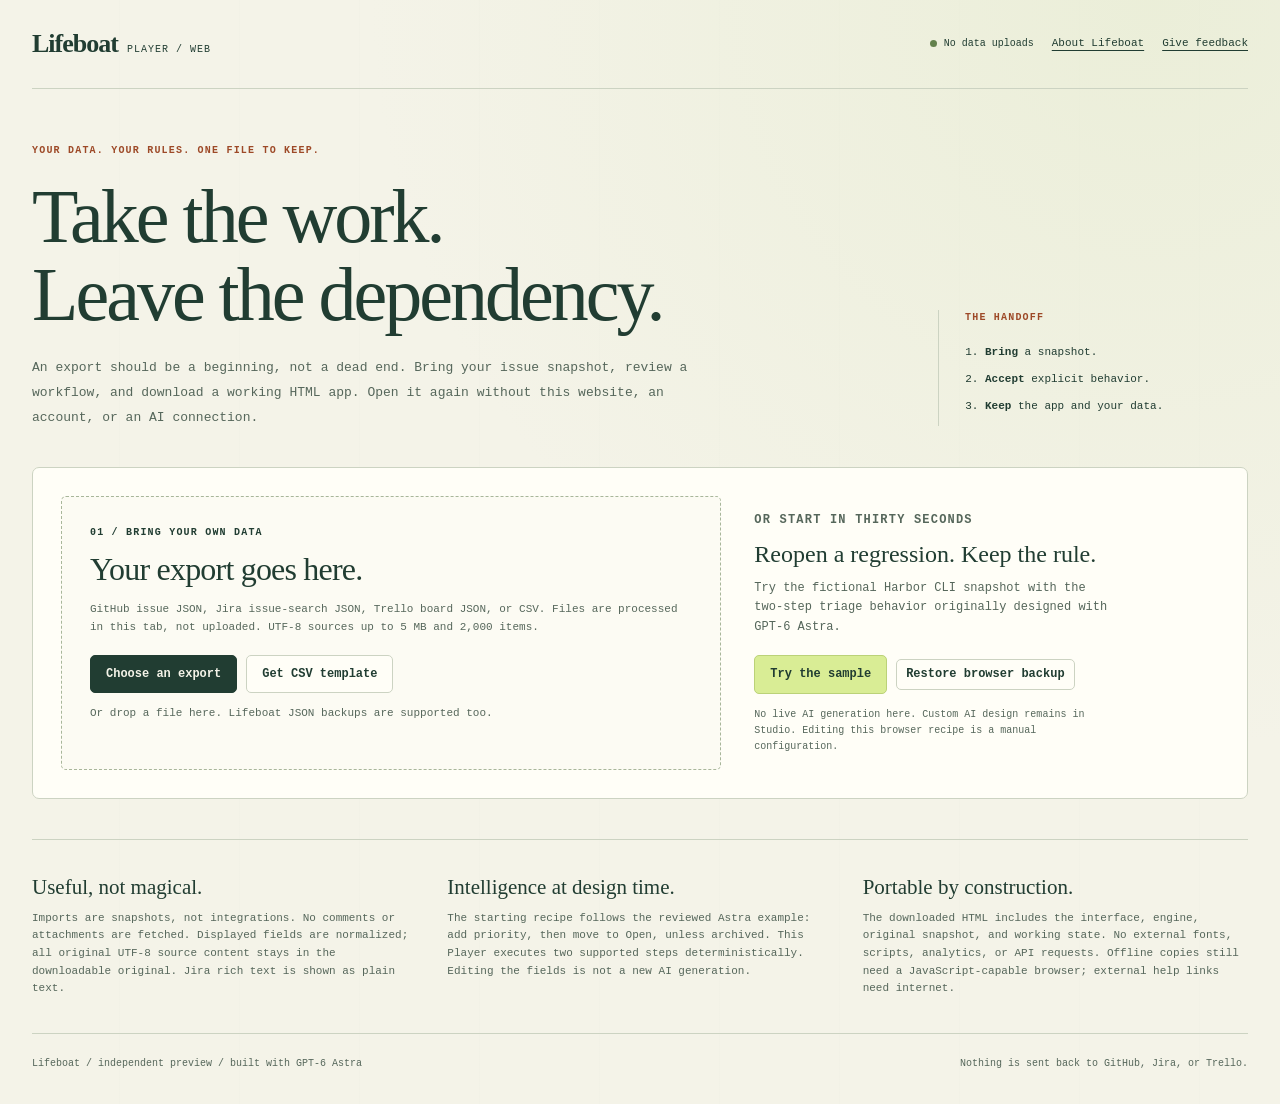
<file: docs/player/index.html>
<!doctype html>
<html lang="en">
<head>
<meta charset="utf-8">
<meta name="viewport" content="width=device-width, initial-scale=1">
<meta http-equiv="Content-Security-Policy" content="default-src 'none'; script-src 'unsafe-inline'; style-src 'unsafe-inline'; img-src data: blob:; connect-src 'none'; object-src 'none'; base-uri 'none'; form-action 'none'">
<meta name="referrer" content="no-referrer">
<meta name="description" content="Turn an issue export into a portable local workspace. Import, review a workflow, and download a self-contained HTML app. No account or API key.">
<title>Lifeboat Player | Take the work with you.</title>
<style>
:root{--paper:#f4f3e8;--surface:#fffef7;--ink:#213d32;--muted:#56675b;--line:#ccd3c2;--lime:#d9ed95;--orange:#9d4927;--danger:#9a342d;--serif:Georgia,'Times New Roman',serif;--mono:'SFMono-Regular',Consolas,'Liberation Mono',monospace}*{box-sizing:border-box}html{color-scheme:light}body{margin:0;color:var(--ink);background:radial-gradient(ellipse at 90% 0,#e3eacb88,transparent 48%),repeating-linear-gradient(90deg,transparent 0,transparent 119px,#213d3205 120px),var(--paper);font:14px/1.6 var(--mono)}button,input,select{font:inherit}button,a,input,select{touch-action:manipulation}button,a{ -webkit-tap-highlight-color:transparent}button{cursor:pointer}button:disabled{cursor:not-allowed;opacity:.5}button,.button{border:1px solid var(--line);border-radius:5px;background:var(--surface);color:var(--ink);padding:10px 15px;line-height:1.4;text-decoration:none;display:inline-flex;align-items:center;justify-content:center;gap:8px;font-size:12px;font-weight:600}button:hover:not(:disabled),.button:hover{border-color:var(--ink)}button.primary,.button.primary{background:var(--ink);color:var(--paper);border-color:var(--ink)}button.lime{background:var(--lime);border-color:#bbd278}button.quiet{background:transparent;padding:6px 9px}a{color:inherit;text-underline-offset:4px}button:focus-visible,a:focus-visible,input:focus-visible,select:focus-visible,summary:focus-visible{outline:3px solid var(--orange);outline-offset:3px}input[type=text],input[type=search],select{width:100%;min-width:0;background:var(--surface);border:1px solid var(--line);border-radius:4px;color:var(--ink);padding:10px;font-size:12px}input[type=checkbox]{width:17px;height:17px;accent-color:var(--ink);flex:none}h1,h2,h3,p{margin:0}h1,h2,h3{font-family:var(--serif);font-weight:400}h1{font-size:clamp(40px,6.3vw,76px);letter-spacing:-3px;line-height:1.03;max-width:830px}h2{font-size:32px;line-height:1.13;letter-spacing:-.8px}h3{font-size:24px;line-height:1.2}.eyebrow{font-size:10px;letter-spacing:1.2px;text-transform:uppercase;font-weight:600}.muted{color:var(--muted)}.small{font-size:11px}.wrap{width:min(1400px,calc(100% - 64px));margin:auto;min-width:0}.topbar{display:flex;justify-content:space-between;align-items:center;gap:20px;padding:23px 0;border-bottom:1px solid var(--line)}.brand{font-family:var(--serif);font-size:26px;font-weight:bold;text-decoration:none;letter-spacing:-1px}.brand span{font-family:var(--mono);font-size:10px;font-weight:400;letter-spacing:1px;margin-left:9px}.topbar nav{display:flex;align-items:center;gap:18px;font-size:11px}.privacy-pill{display:flex;align-items:center;gap:7px;font-size:10px}.dot{width:7px;height:7px;border-radius:50%;background:#63814c}.intro{display:grid;grid-template-columns:1fr 310px;gap:45px;padding:54px 0 37px;animation:arrive .45s both}.intro .eyebrow{color:var(--orange);margin-bottom:18px}.intro .lead{max-width:680px;margin-top:23px;color:var(--muted);font-size:13px;line-height:1.9}.ownership{align-self:end;border-left:1px solid var(--line);padding-left:26px;margin-bottom:4px}.ownership li{margin:9px 0}.ownership ol{padding-left:20px;font-size:11px}.ownership strong{font-weight:600}.entry{display:grid;grid-template-columns:1.4fr 1fr;gap:26px;padding:28px;background:var(--surface);border:1px solid var(--line);border-radius:7px;animation:arrive .5s .08s both}.dropzone{border:1px dashed #a8b69a;border-radius:5px;padding:28px;background:#edf1e333;transition:background .15s}.dropzone.dragging{background:var(--lime)}.dropzone h2{margin:10px 0 14px}.dropzone p{max-width:590px}.buttons{display:flex;flex-wrap:wrap;align-items:center;gap:9px;margin-top:18px}.file-label{cursor:pointer}.visually-hidden{position:absolute;width:1px;height:1px;padding:0;margin:-1px;overflow:hidden;clip:rect(0,0,0,0);white-space:nowrap;border:0}.sample-box{padding:15px 7px;display:flex;flex-direction:column;justify-content:center;align-items:flex-start}.sample-box h3{margin:10px 0}.sample-box p{font-size:12px;color:var(--muted);max-width:360px}.sample-box .small{margin-top:13px;font-size:10px}.message{border:1px solid var(--line);border-left:4px solid #6d8647;border-radius:4px;background:#eaf0dc;padding:12px 16px;font-size:12px;margin:22px 0;overflow-wrap:anywhere}.message.error{background:#fff0e8;border-color:#d9b09b;border-left-color:var(--danger);color:#772d25}.workspace-header{display:flex;justify-content:space-between;align-items:flex-start;gap:25px;margin:35px 0 16px}.workspace-header h2{overflow-wrap:anywhere}.workspace-header .eyebrow{margin-bottom:9px}.workspace-actions{display:flex;flex-wrap:wrap;justify-content:flex-end;gap:8px;max-width:460px}.workspace-note{font-size:10px;color:var(--muted);margin-top:10px}.report{padding:15px 18px;border-block:1px solid var(--line);margin-bottom:20px;background:#e7ecd93d;display:flex;gap:20px;align-items:flex-start;justify-content:space-between}.report p{font-size:11px;max-width:940px;overflow-wrap:anywhere}.workbench{display:grid;grid-template-columns:245px minmax(0,1fr) 325px;gap:18px;align-items:start}.panel{min-width:0;background:var(--surface);border:1px solid var(--line);border-radius:6px;overflow:hidden}.panel-head{padding:18px;border-bottom:1px solid var(--line)}.panel-head h3{margin-top:7px}.filters{display:grid;gap:10px;margin-top:16px}.issue-list{max-height:630px;overflow:auto;padding:8px}.issue-list button{width:100%;display:block;text-align:left;border-color:transparent;background:transparent;margin:3px 0;padding:12px}.issue-list button[aria-pressed=true]{background:#e9efd9;border-color:#a9bc8f}.issue-list button .ref{display:flex;justify-content:space-between;gap:10px;font-size:9px;color:var(--muted);font-weight:400}.issue-list button .issue-name{display:block;font-family:var(--serif);font-size:17px;font-weight:400;line-height:1.32;margin-top:7px;overflow-wrap:anywhere}.list-footer{padding:12px;font-size:10px;border-top:1px solid var(--line)}.issue-detail{padding:25px}.issue-detail h2{font-size:31px;margin:13px 0 16px;overflow-wrap:anywhere}.tags{display:flex;flex-wrap:wrap;gap:6px;margin:13px 0}.tag{font-size:9px;line-height:1.4;background:#e9ecdf;border:1px solid #d8dfcb;border-radius:3px;padding:4px 7px;overflow-wrap:anywhere;max-width:100%}.status-tag{background:var(--lime);border-color:#bed282}.description{white-space:pre-wrap;overflow-wrap:anywhere;max-height:370px;overflow:auto;font-family:var(--mono);font-size:12px;line-height:1.8;color:#485d4f;margin:18px 0}.check-label{display:flex;align-items:flex-start;gap:9px;font-size:11px;cursor:pointer}.archive-row{border-block:1px solid var(--line);padding:14px 0;margin:20px 0 16px}.archive-row p{font-size:9px;color:var(--muted);margin:5px 0 0 26px}.revision{font-size:9px;color:var(--muted);margin-top:12px}.change-preview{padding:16px;background:#edf1e3;border:1px solid #d6dfc7;border-radius:4px;margin-top:22px}.change-preview h3{font-size:20px;margin:8px 0 12px}.change-preview p{font-size:11px;overflow-wrap:anywhere}.change-preview .comparison{display:grid;grid-template-columns:62px 1fr;gap:7px;margin-top:11px}.contract{padding:20px}.contract>p{font-size:11px;margin:12px 0}.contract .fields{display:grid;gap:12px;margin:19px 0}.field{display:grid;gap:5px;font-size:10px}.contract .check-label{margin:18px 0 10px}.contract button.primary{width:100%}.contract-state{font-size:9px;padding:5px 8px;background:#ece7d6;border-radius:3px;display:inline-block;margin:12px 0 0}.contract-state.accepted{background:var(--lime)}details{font-size:11px;margin-top:17px;min-width:0}summary{cursor:pointer}pre{white-space:pre-wrap;overflow-wrap:anywhere;font:10px/1.7 var(--mono);max-height:380px;overflow:auto;background:#eff1e8;padding:13px;border-radius:4px;margin-bottom:0}.evidence-strip{display:grid;grid-template-columns:1.2fr 1fr;gap:30px;border-top:1px solid var(--line);margin-top:27px;padding-top:23px}.activity{list-style:none;padding:0;margin:12px 0 0;max-height:240px;overflow:auto}.activity li{padding:8px 0;border-bottom:1px solid var(--line);font-size:10px;overflow-wrap:anywhere}.activity time{display:block;color:var(--muted);font-size:9px}.storage-box{padding:18px;background:#e8edde;border:1px solid var(--line);border-radius:5px}.storage-box p{font-size:10px;margin-top:12px}.storage-box .buttons{margin-top:10px}.scope{display:grid;grid-template-columns:1fr 1fr 1fr;gap:30px;border-top:1px solid var(--line);padding:35px 0;margin-top:40px}.scope h3{font-size:21px;margin-bottom:10px}.scope p{font-size:11px;color:var(--muted)}footer{display:flex;justify-content:space-between;gap:20px;padding:22px 0 32px;border-top:1px solid var(--line);font-size:10px;color:var(--muted)}[hidden]{display:none!important}.empty-list{padding:20px;font-size:11px;color:var(--muted)}@keyframes arrive{from{opacity:0;transform:translateY(10px)}to{opacity:1;transform:none}}@media(max-width:1120px){.workbench{grid-template-columns:240px minmax(0,1fr)}.contract-panel{grid-column:1/-1}.contract{display:grid;grid-template-columns:1fr 1fr;gap:0 30px}.contract>.eyebrow,.contract>h3,.contract>.contract-state{grid-column:1/-1}.contract .fields{grid-column:1}.contract>.acceptance-area{grid-column:2;grid-row:4/8}.intro{grid-template-columns:1fr 250px;gap:25px}}@media(max-width:760px){.wrap{width:calc(100% - 32px)}.topbar{padding:17px 0}.topbar nav{gap:12px}.privacy-pill{display:none}.intro{grid-template-columns:1fr;padding-top:35px;gap:25px}h1{letter-spacing:-1.8px}.intro .lead{font-size:12px}.ownership{border-left:0;border-top:1px solid var(--line);padding:15px 0 0}.ownership ol{display:flex;flex-wrap:wrap;gap:5px 28px;padding-left:17px;margin:0}.entry{grid-template-columns:1fr;padding:15px;gap:12px}.dropzone{padding:21px}.sample-box{padding:13px 6px}.workspace-header{flex-direction:column}.workspace-actions{justify-content:flex-start}.report{display:block}.workbench{grid-template-columns:1fr}.issue-list{max-height:255px}.contract-panel{grid-column:auto}.contract{display:block}.contract .fields{display:grid}.issue-detail{padding:20px}.evidence-strip,.scope{grid-template-columns:1fr;gap:23px}.scope{margin-top:30px}.workspace-actions button{flex:1 1 150px}.workspace-header h2{font-size:28px}footer{flex-direction:column;gap:9px}.topbar nav .home-link{display:none}}@media(prefers-reduced-motion:reduce){*{animation:none!important;transition:none!important}}
</style>
</head>
<body>
<a class="visually-hidden" href="#main">Skip to workspace</a>
<div class="wrap">
<header class="topbar"><a class="brand" href="https://agent-axiom.github.io/lifeboat/">Lifeboat<span>PLAYER / WEB</span></a><nav aria-label="Main navigation"><span class="privacy-pill"><span class="dot" aria-hidden="true"></span>No data uploads</span><a class="home-link" href="https://agent-axiom.github.io/lifeboat/">About Lifeboat</a><a href="https://github.com/agent-axiom/lifeboat/issues/1" target="_blank" rel="noopener noreferrer">Give feedback</a></nav></header>
<main id="main">
<section class="intro" aria-labelledby="intro-title"><div><p class="eyebrow">Your data. Your rules. One file to keep.</p><h1 id="intro-title">Take the work.<br>Leave the dependency.</h1><p class="lead">An export should be a beginning, not a dead end. Bring your issue snapshot, review a workflow, and download a working HTML app. Open it again without this website, an account, or an AI connection.</p></div><aside class="ownership"><p class="eyebrow">The handoff</p><ol><li><strong>Bring</strong> a snapshot.</li><li><strong>Accept</strong> explicit behavior.</li><li><strong>Keep</strong> the app and your data.</li></ol></aside></section>
<section class="entry" aria-label="Start a workspace"><div class="dropzone" id="dropzone"><p class="eyebrow">01 / Bring your own data</p><h2>Your export goes here.</h2><p class="small muted">GitHub issue JSON, Jira issue-search JSON, Trello board JSON, or CSV. Files are processed in this tab, not uploaded. UTF-8 sources up to 5 MB and 2,000 items.</p><div class="buttons"><label class="button primary file-label" for="import-file">Choose an export</label><input class="visually-hidden" id="import-file" type="file" accept=".json,.csv,application/json,text/csv" aria-label="Import an issue export or Lifeboat backup"><button id="csv-template" type="button">Get CSV template</button></div><p class="small muted" style="margin-top:12px">Or drop a file here. Lifeboat JSON backups are supported too.</p></div><div class="sample-box"><p class="eyebrow">Or start in thirty seconds</p><h3>Reopen a regression. Keep the rule.</h3><p>Try the fictional Harbor CLI snapshot with the two-step triage behavior originally designed with GPT-6 Astra.</p><div class="buttons"><button class="lime" id="load-sample" type="button">Try the sample</button><button class="quiet" id="restore-start" type="button">Restore browser backup</button></div><p class="small">No live AI generation here. Custom AI design remains in Studio. Editing this browser recipe is a manual configuration.</p></div></section>
<div id="notice" class="message" role="status" aria-live="polite" hidden></div>
<section id="workspace" hidden aria-labelledby="workspace-title">
<header class="workspace-header"><div><p class="eyebrow" id="source-kind"></p><h2 id="workspace-title"></h2><p class="workspace-note" id="save-state">Download a copy before closing this tab.</p></div><div><div class="workspace-actions"><button id="download-app" class="primary" type="button" disabled>Download your HTML app</button><button id="export-json" type="button">Export working JSON</button><button id="export-original" type="button">Download original</button></div><p class="workspace-note">Downloads contain your data in plain text. Keep private exports private.</p></div></header>
<div class="report"><p id="import-report"></p></div>
<div class="workbench">
<aside class="panel" aria-label="Issues"><div class="panel-head"><p class="eyebrow">02 / Your working copy</p><h3 id="item-count">Issues</h3><div class="filters"><input id="search" type="search" placeholder="Search title, ID, or label" aria-label="Search issues"><select id="filter" aria-label="Filter issues"><option value="all">All items</option><option value="active">Not archived</option><option value="archived">Archived</option></select></div></div><div class="issue-list" id="issue-list"></div><div class="list-footer" id="list-footer"></div></aside>
<article class="panel issue-detail" aria-labelledby="issue-title"><p class="eyebrow" id="issue-reference"></p><h2 id="issue-title"></h2><div class="tags" id="issue-tags"></div><p class="description" id="issue-description"></p><div class="archive-row"><label class="check-label"><input id="archive-item" type="checkbox">Archive this item locally</label><p>This is a local flag, not a change to your issue tracker.</p></div><button id="run-action" class="primary" type="button" disabled>Reopen for triage</button><p class="revision" id="revision"></p><section class="change-preview" aria-labelledby="preview-title"><p class="eyebrow">Preview / no changes applied</p><h3 id="preview-title">What this action will do</h3><p id="guard-result"></p><div id="preview-changes"></div></section></article>
<aside class="panel contract-panel" aria-label="Workflow contract"><div class="contract"><p class="eyebrow">03 / The inspectable part</p><h3>A rule, not a guess.</h3><span class="contract-state" id="contract-state">Review required</span><p id="recipe-origin" class="muted"></p><div class="fields"><label class="field">Action name<input type="text" id="action-name" maxlength="60" value="Reopen for triage"></label><label class="field">Add this label<input type="text" id="action-label" maxlength="80" value="priority"></label><label class="field">Then move to this local status<input type="text" id="action-status" maxlength="80" value="Open"></label><button class="quiet" type="button" id="restore-recipe">Use the Astra example recipe</button></div><div class="acceptance-area"><p class="small"><strong>Guard:</strong> refuse archived items. Repeating an action that already matches changes nothing. The original export is never edited.</p><label class="check-label"><input type="checkbox" id="review-check">I reviewed the two steps and preview. Apply this workflow only to my local working copy.</label><button class="primary" id="accept-contract" type="button" disabled>Accept this workflow</button><p class="small muted" style="margin-top:12px">Editing the recipe requires fresh acceptance. New imports and reopened copies require a review before actions are enabled.</p><details><summary>Inspect the browser contract</summary><pre id="contract-json"></pre></details><p class="small muted" style="margin-top:12px">This is the browser recipe format, not the native Studio contract format. <a href="https://agent-axiom.github.io/lifeboat/evidence/astra-contract.json" target="_blank" rel="noopener noreferrer">View the original Astra example</a>.</p></div></div></aside>
</div>
<div class="evidence-strip"><section><p class="eyebrow">What changed / local activity</p><p class="small muted" style="margin-top:8px">Last 200 entries. This is an editable local log, not signed proof of authorship.</p><ol class="activity" id="activity"></ol></section><section class="storage-box"><p class="eyebrow">Your tab is not a backup.</p><label class="check-label" style="margin-top:13px"><input id="remember" type="checkbox">Also keep a backup in this browser</label><p>Off by default. Browser storage can be cleared or unavailable. Download HTML or JSON for a durable copy. An HTML file does not rewrite itself when you make more edits.</p><div class="buttons"><button class="quiet" id="restore-backup" type="button">Restore saved copy</button><button class="quiet" id="forget-backup" type="button">Forget browser copy</button></div><details><summary>Original snapshot integrity</summary><pre id="source-integrity"></pre></details></section></div>
</section>
<section class="scope" aria-label="Scope and privacy"><article><h3>Useful, not magical.</h3><p>Imports are snapshots, not integrations. No comments or attachments are fetched. Displayed fields are normalized; all original UTF-8 source content stays in the downloadable original. Jira rich text is shown as plain text.</p></article><article><h3>Intelligence at design time.</h3><p>The starting recipe follows the reviewed Astra example: add priority, then move to Open, unless archived. This Player executes two supported steps deterministically. Editing the fields is not a new AI generation.</p></article><article><h3>Portable by construction.</h3><p>The downloaded HTML includes the interface, engine, original snapshot, and working state. No external fonts, scripts, analytics, or API requests. Offline copies still need a JavaScript-capable browser; external help links need internet.</p></article></section>
</main><footer><span>Lifeboat / independent preview / built with GPT-6 Astra</span><span>Nothing is sent back to GitHub, Jira, or Trello.</span></footer>
</div>
<script id="embedded-workspace" type="application/json">null</script>
<script>
(() => {
  'use strict';
  const FORMAT = 'lifeboat.browser-player.v1';
  const STORAGE = 'lifeboat.browser-player.backup.v1';
  const MAX_SOURCE = 5 * 1024 * 1024, MAX_FILE = 30 * 1024 * 1024, MAX_ITEMS = 2000;
  const $ = id => document.getElementById(id);
  const clone = value => JSON.parse(JSON.stringify(value));
  const textSize = value => new TextEncoder().encode(value).length;
  const now = () => new Date().toISOString();
  const isObject = value => value !== null && typeof value === 'object' && !Array.isArray(value);
  const same = (a,b) => JSON.stringify(a) === JSON.stringify(b);
  let workspace = null, selected = null, accepted = null, dirty = false, busy = false, validDraft = true, listLimit = 80;
  function fail(message) { throw new Error(message); }
  function string(value, name, max, empty = false) {
    if (typeof value !== 'string' || value.length > max || (!empty && !value.trim())) fail(name + ' is missing or too long.');
    return value;
  }
  function scalar(value, fallback) {
    if (value === null || value === undefined || value === '') return fallback;
    if (typeof value === 'number' && !Number.isSafeInteger(value)) fail('An ID is outside the safe integer range. Export IDs as strings.');
    if (typeof value !== 'number' && typeof value !== 'string') fail('Expected a text or numeric ID.');
    return String(value);
  }
  function labelNames(value) {
    if (value === null || value === undefined) return [];
    if (!Array.isArray(value) || value.length > 200) fail('Labels must be an array with at most 200 entries.');
    const names = value.map(label => {
      if (typeof label === 'string') return string(label,'Label',128,true).trim();
      if (isObject(label)) return string(label.name || label.color || '', 'Label',128,true).trim();
      fail('Unsupported label value.');
    }).filter(Boolean);
    return Array.from(new Set(names));
  }
  function bool(value) {
    if (value === undefined || value === null || value === '') return false;
    if (typeof value === 'boolean') return value;
    if (value === 1 || value === '1' || /^(true|yes)$/i.test(String(value))) return true;
    if (value === 0 || value === '0' || /^(false|no)$/i.test(String(value))) return false;
    fail('Archived values must be true/false, yes/no, or 1/0.');
  }
  function plainDescription(value, depth = 0) {
    if (value === null || value === undefined) return '';
    if (typeof value === 'string') return string(value, 'Description', 500000, true);
    if (depth > 40 || !isObject(value)) fail('Unsupported or overly nested rich-text description.');
    if (typeof value.text === 'string') return value.text;
    if (!Array.isArray(value.content)) return '';
    const separator = ['doc','bulletList','orderedList','table'].includes(value.type) ? '\n' : '';
    return value.content.map(child => plainDescription(child,depth+1)).join(separator);
  }
  function item(id, reference, title, description, status, labels, archived) {
    return {id:string(id,'ID',1200),reference:string(reference,'Reference',1200),title:string(title,'Title',2000),description:string(description,'Description',500000,true),status:string(status,'Status',128),labels:labelNames(labels),archived:bool(archived),revision:1};
  }
  function parseCSV(text) {
    const rows = [], row = []; let field = '', quoted = false, afterQuote = false;
    text = text.replace(/^\uFEFF/,'');
    function pushField() { row.push(field); field=''; afterQuote=false; }
    function pushRow() { pushField(); if (row.some(cell => cell.trim())) rows.push(row.splice(0)); else row.length=0; }
    for (let i=0;i<text.length;i++) {
      const c=text[i];
      if (quoted) {
        if (c==='"') { if (text[i+1]==='"') {field+='"';i++;} else {quoted=false;afterQuote=true;} }
        else field+=c;
      } else if (c===',') pushField();
      else if (c==='\n' || c==='\r') {pushRow();if(c==='\r' && text[i+1]==='\n')i++;}
      else if (c==='"' && field==='' && !afterQuote) quoted=true;
      else if (afterQuote && /[ \t]/.test(c)) continue;
      else if (c==='"' || afterQuote) fail('Malformed CSV quoting. Use comma-separated UTF-8 CSV with quoted multiline fields.');
      else field+=c;
      if (rows.length>MAX_ITEMS+1) fail('The browser preview supports at most 2,000 items.');
    }
    if (quoted) fail('CSV contains an unclosed quoted field.');
    if (field || row.length || afterQuote) pushRow();
    if (rows.length<2) fail('CSV needs a header row and at least one item.');
    const headers=rows.shift().map(h=>h.trim().toLowerCase());
    const index=names=>headers.findIndex(h=>names.includes(h));
    const title=index(['title','summary','name']);
    if(title<0) fail('CSV needs a title, summary, or name column. Download the template for an example.');
    const id=index(['id','issue key','key','number']), desc=index(['description','body','desc']), status=index(['status','state','list']), archived=index(['archived','archive']);
    const labelColumns=headers.map((h,i)=>['label','labels'].includes(h)?i:-1).filter(i=>i>=0);
    const items=rows.map((r,i)=>{
      if(r.length!==headers.length)fail('CSV row '+(i+2)+' has '+r.length+' fields; the header has '+headers.length+'.');
      const key=id<0 || !r[id].trim()?String(i+1):r[id].trim();
      return item('csv:'+key,key,r[title],desc<0?'':r[desc],status<0 || !r[status].trim()?'Open':r[status].trim(),labelColumns.flatMap(c=>r[c].split(/[;|]/)),archived<0?false:r[archived]);
    });
    return {kind:'CSV',items,warnings:['CSV labels are split on semicolons or pipes. Unmapped columns remain in the original.',...(status<0?['No status column: local status defaults to Open.']:[])]};
  }
  function parseSource(text) {
    if(textSize(text)>MAX_SOURCE)fail('Source exports are limited to 5 MB. Use a smaller snapshot.');
    const clean=text.replace(/^\uFEFF/,'').trim();
    if(!clean)fail('The file is empty.');
    let result;
    if(!/^[\[{]/.test(clean)) result=parseCSV(text);
    else {
      let data; try{data=JSON.parse(clean);}catch{fail('The file is not valid JSON.');}
      if(isObject(data) && data.format===FORMAT)fail('A backup cannot contain another backup as its original source.');
      if(isObject(data) && Array.isArray(data.cards) && Array.isArray(data.lists)) {
        if(data.cards.length>MAX_ITEMS)fail('The browser preview supports at most 2,000 items.');
        const lists=new Map(data.lists.filter(isObject).map(l=>[String(l.id),l]));
        const labels=new Map((Array.isArray(data.labels)?data.labels:[]).filter(isObject).map(l=>[String(l.id),l]));
        result={kind:'Trello',warnings:['Board and list names become local statuses. Attachments, members, and comments remain only in the source unless present in the displayed description.'],items:data.cards.map((c,i)=>{
          if(!isObject(c))fail('Invalid Trello card.');
          const list=lists.get(String(c.idList));
          if(!list || typeof list.name!=='string')fail('A Trello card refers to a missing list. Export the complete board with lists.');
          const cardLabels=Array.isArray(c.labels)?c.labels:(Array.isArray(c.idLabels)?c.idLabels.map(id=>labels.get(String(id))).filter(Boolean):[]);
          return item('trello:'+scalar(c.id,String(i+1)),scalar(c.idShort,scalar(c.id,String(i+1))),c.name,plainDescription(c.desc),list.name,cardLabels,bool(c.closed)||bool(list.closed)||bool(data.closed));
        })};
      } else {
        let records=Array.isArray(data)?data:(isObject(data)&&Array.isArray(data.issues)?data.issues:(isObject(data)&&Array.isArray(data.items)?data.items:null));
        if(!records)fail('Unsupported JSON. Use a GitHub issues array, Jira {issues: [...]}, or Trello board {cards, lists}.');
        if(records.length && records.every(Array.isArray))records=records.flat();
        if(records.length>MAX_ITEMS)fail('The browser preview supports at most 2,000 items.');
        if(records.some(r=>!isObject(r)))fail('Issue records must be JSON objects.');
        const jira=records.length>0 && records.every(r=>isObject(r.fields));
        if(jira) result={kind:'Jira',warnings:['Jira rich text is shown as plain text. Other fields remain in the original; no additional pages or attachments are fetched.'],items:records.map((r,i)=>{
          const f=r.fields, key=scalar(r.key,scalar(r.id,String(i+1)));
          return item('jira:'+key,key,f.summary,plainDescription(f.description),isObject(f.status)?f.status.name:(typeof f.status==='string'?f.status:'Open'),f.labels,bool(r.archived));
        })};
        else {
          const issues=records.filter(r=>!Object.prototype.hasOwnProperty.call(r,'pull_request'));
          result={kind:'GitHub',warnings:['Only supplied pages are imported. Comments and attachments are not fetched; omitted fields remain in the source. GitHub locking is not treated as archiving.'],items:issues.map((r,i)=>{
            const state=typeof r.state==='string'?r.state.toLowerCase():'open';
            return item('github:'+scalar(r.id,scalar(r.number,String(i+1))),r.number===undefined?scalar(r.id,String(i+1)):'#'+scalar(r.number,''),r.title,plainDescription(r.body ?? r.body_text),state==='open'?'Open':state==='closed'?'Closed':String(r.state),r.labels,bool(r.archived));
          })};
          if(records.length!==issues.length)result.warnings.push((records.length-issues.length)+' pull request record(s) skipped from the working view, retained in the original.');
        }
        if(isObject(data) && typeof data.total==='number' && data.total>records.length)result.warnings.push('The source reports more items than this snapshot contains. Import all pages if you need a complete archive.');
      }
    }
    if(!result.items.length)fail('No supported issue records were found.');
    if(result.items.length>MAX_ITEMS)fail('The browser preview supports at most 2,000 items.');
    if(new Set(result.items.map(i=>i.id)).size!==result.items.length)fail('Duplicate item IDs found. Import a single consistent snapshot; duplicate pages are not merged automatically.');
    return result;
  }
  function recipe(name='Reopen for triage',label='priority',status='Open') {
    return {schema:'lifeboat.browser-workflow.v1',name,guard:'not_archived',steps:[{type:'add_label',value:label},{type:'set_status',value:status}]};
  }
  function validateRecipe(value) {
    if(!isObject(value)||value.schema!=='lifeboat.browser-workflow.v1'||value.guard!=='not_archived'||!Array.isArray(value.steps)||value.steps.length!==2||value.steps[0]?.type!=='add_label'||value.steps[1]?.type!=='set_status')fail('Unsupported workflow. Only guarded add-label then set-status browser recipes are supported.');
    return recipe(string(value.name,'Action name',60).trim(),string(value.steps[0].value,'Action label',80).trim(),string(value.steps[1].value,'Action status',80).trim());
  }
  async function checksum(text) {
    if(!globalThis.crypto?.subtle)return null;
    try {const buffer=await crypto.subtle.digest('SHA-256',new TextEncoder().encode(text));return Array.from(new Uint8Array(buffer),b=>b.toString(16).padStart(2,'0')).join('');} catch{return null;}
  }
  async function decode(text,name) {
    let envelope=null;
    if(/^[\s\uFEFF]*\{/.test(text)) {try {const value=JSON.parse(text.replace(/^\uFEFF/,''));if(value.format===FORMAT)envelope=value;}catch{}}
    const raw=envelope?string(envelope.source?.text,'Original source',MAX_SOURCE):text;
    const sourceName=envelope?string(envelope.source?.name,'Source filename',240):name;
    const parsed=parseSource(raw), hash=await checksum(raw);
    if(envelope?.source?.sha256 && hash && envelope.source.sha256!==hash)fail('The original snapshot checksum does not match this backup. Import the original export instead.');
    const uid=globalThis.crypto?.randomUUID?.() || 'workspace-'+Date.now()+'-'+Math.random().toString(16).slice(2);
    const next={id:uid,title:sourceName.replace(/\.(json|csv)$/i,''),source:{name:sourceName,text:raw,sha256:hash,kind:parsed.kind,importedAt:now()},items:parsed.items,contract:recipe(),audit:[],warnings:parsed.warnings,lastAcceptance:null};
    if(envelope) {
      if(envelope.version!==1 || !Array.isArray(envelope.items)||envelope.items.length!==next.items.length)fail('This backup has an unsupported version or an incomplete working copy.');
      const byId=new Map();
      for(const saved of envelope.items){if(!isObject(saved)||typeof saved.id!=='string'||byId.has(saved.id))fail('Invalid or duplicate backup item.');byId.set(saved.id,saved);}
      next.items=next.items.map(original=>{
        const saved=byId.get(original.id); if(!saved)fail('Working items do not match the original source.');
        if(typeof saved.archived!=='boolean'||!Number.isSafeInteger(saved.revision)||saved.revision<1||saved.revision>1000000000)fail('Invalid archived flag or revision in backup.');
        return {...original,status:string(saved.status,'Saved status',128),labels:labelNames(saved.labels),archived:saved.archived,revision:saved.revision};
      });
      next.contract=validateRecipe(envelope.contract);
      next.title=string(envelope.title || next.title,'Workspace title',240);
      if(Array.isArray(envelope.audit))next.audit=envelope.audit.slice(-200).filter(e=>isObject(e)&&typeof e.at==='string'&&e.at.length<=50&&typeof e.event==='string'&&e.event.length<=500).map(e=>({at:e.at,event:e.event}));
      next.warnings.push('Restored working state. Review this imported workflow before running it; acceptance metadata is not an identity signature.');
    }
    return next;
  }
  function notify(message,error=false) {$('notice').hidden=false;$('notice').classList.toggle('error',error);$('notice').textContent=message;}
  function audit(event) {workspace.audit.push({at:now(),event});workspace.audit=workspace.audit.slice(-200);}
  function documentData() {return {format:FORMAT,version:1,title:workspace.title,source:clone(workspace.source),items:workspace.items.map(({id,status,labels,archived,revision})=>({id,status,labels:[...labels],archived,revision})),contract:clone(workspace.contract),audit:clone(workspace.audit),lastAcceptance:workspace.lastAcceptance,exportedAt:now()};}
  function markChanged() {
    dirty=true;
    if($('remember').checked) {
      try{localStorage.setItem(STORAGE,JSON.stringify(documentData()));$('save-state').textContent='Backed up in this browser. Download a durable copy too.';}
      catch{$('remember').checked=false;$('save-state').textContent='Browser backup failed. Download HTML or JSON before closing.';notify('Browser storage is unavailable or full. Your working copy is still in this tab; download it now.',true);}
    } else $('save-state').textContent='Unsaved changes in this tab. Download HTML or JSON before closing.';
  }
  function acceptedNow(){return validDraft && accepted===JSON.stringify(workspace?.contract);}
  function current(){return workspace?.items.find(i=>i.id===selected);}
  function preview(row) {
    if(row.archived)return {allowed:false,changed:false,next:row};
    const next={...row,labels:[...row.labels]};
    const label=workspace.contract.steps[0].value, status=workspace.contract.steps[1].value;
    if(!next.labels.includes(label))next.labels.push(label);
    next.status=status;
    const changed=next.status!==row.status || !same(next.labels,row.labels);
    if(changed)next.revision++;
    return {allowed:true,changed,next};
  }
  function node(tag,text,className) {const el=document.createElement(tag);if(text!==undefined)el.textContent=text;if(className)el.className=className;return el;}
  function renderList() {
    const query=$('search').value.trim().toLowerCase(), filter=$('filter').value;
    const rows=workspace.items.filter(i=>(filter==='all'||(filter==='archived'?i.archived:!i.archived))&&(!query||[i.reference,i.title,...i.labels].join(' ').toLowerCase().includes(query)));
    $('item-count').textContent=workspace.items.length+' items';
    const list=$('issue-list');list.replaceChildren();
    for(const row of rows.slice(0,listLimit)) {
      const button=node('button');button.type='button';button.setAttribute('aria-pressed',String(row.id===selected));
      const ref=node('span',undefined,'ref');ref.append(node('span',row.reference),node('span',row.archived?'Archived':row.status));
      button.append(ref,node('span',row.title,'issue-name'));button.addEventListener('click',()=>{selected=row.id;renderList();renderDetail();});list.append(button);
    }
    if(!rows.length)list.append(node('p','No matching items. Your selected item remains available.','empty-list'));
    $('list-footer').replaceChildren(node('span',Math.min(rows.length,listLimit)+' of '+rows.length+' matching items'));
    if(rows.length>listLimit){const more=node('button','Show more','quiet');more.type='button';more.addEventListener('click',()=>{listLimit+=80;renderList();});$('list-footer').append(more);}
  }
  function renderDetail() {
    const row=current();if(!row)return;
    $('issue-reference').textContent=row.reference+' / local working copy';$('issue-title').textContent=row.title;
    $('issue-tags').replaceChildren(node('span',row.status,'tag status-tag'),...row.labels.map(label=>node('span',label,'tag')));
    $('issue-description').textContent=row.description || 'No description supplied in this snapshot.';
    $('archive-item').checked=row.archived;$('revision').textContent='Local revision '+row.revision+'. Original snapshot untouched.';
    $('run-action').textContent=workspace.contract.name;$('run-action').disabled=!acceptedNow();
    const result=preview(row);$('guard-result').textContent=!validDraft?'Complete the workflow fields to preview it.':!result.allowed?'Refused: this item is archived. No workflow steps will run.':result.changed?'Allowed: the item is not archived. Review the exact changes below.':'Already matches the workflow. Running it again will not add labels or increment its revision.';
    const diff=$('preview-changes');diff.replaceChildren();
    if(result.allowed&&validDraft){const grid=node('div',undefined,'comparison');grid.append(node('p','Status'),node('p',row.status+' -> '+result.next.status),node('p','Labels'),node('p',(row.labels.join(', ')||'(none)')+' -> '+(result.next.labels.join(', ')||'(none)')));diff.append(grid);}
  }
  function renderContract() {
    const acceptedFlag=acceptedNow();$('contract-state').textContent=acceptedFlag?'Accepted / local execution enabled':'Review required';$('contract-state').classList.toggle('accepted',acceptedFlag);
    $('contract-json').textContent=JSON.stringify(workspace.contract,null,2);
    $('accept-contract').disabled=!validDraft||!$('review-check').checked||acceptedFlag;
    $('accept-contract').textContent=acceptedFlag?'Workflow accepted':'Accept this workflow';
    $('download-app').disabled=!acceptedFlag;
    $('recipe-origin').textContent=same(workspace.contract,recipe())?'A browser implementation of the reviewed Astra example: add priority, then move to Open. No live AI call.':'Manually configured local recipe. These edits were not generated by Astra. No live AI call.';
    renderDetail();
  }
  function renderActivity() {$('activity').replaceChildren(...workspace.audit.slice().reverse().map(entry=>{const li=node('li',entry.event);li.prepend(node('time',entry.at));return li;}));}
  function install(next) {
    if(workspace&&dirty&&!confirm('Replace this workspace? Download your current HTML or JSON first if you want to keep it.'))return false;
    workspace=next;selected=next.items.find(i=>!i.archived)?.id||next.items[0].id;accepted=null;dirty=false;validDraft=true;listLimit=80;
    $('workspace').hidden=false;$('remember').checked=false;$('search').value='';$('filter').value='all';$('review-check').checked=false;
    $('workspace-title').textContent=next.title;$('source-kind').textContent=next.source.kind+' snapshot / local-only workspace';
    $('action-name').value=next.contract.name;$('action-label').value=next.contract.steps[0].value;$('action-status').value=next.contract.steps[1].value;
    $('import-report').textContent=next.items.length+' items imported. Full original source retained separately. '+next.warnings.join(' ');
    $('source-integrity').textContent='Source: '+next.source.name+'\nUTF-8 bytes: '+textSize(next.source.text)+'\nSHA-256: '+(next.source.sha256||'Unavailable in this browser')+'\n\nThe original is never changed by working-copy actions. A checksum detects accidental changes; it is not an authorship signature.';
    $('save-state').textContent='Working in this tab. Download HTML or JSON before closing.';
    renderList();renderContract();renderActivity();return true;
  }
  async function importText(text,name) {
    if(busy)return;busy=true;$('load-sample').disabled=true;$('import-file').disabled=true;
    try {const next=await decode(text,name);if(install(next))notify('Imported locally. Inspect the preview, review the workflow, then accept it. Nothing was uploaded.');}
    catch(error){notify(error.message||'Import failed. The current workspace was not changed.',true);}
    finally{busy=false;$('load-sample').disabled=false;$('import-file').disabled=false;$('import-file').value='';}
  }
  async function importFile(file) {
    if(!file)return;if(file.size>MAX_FILE){notify('This file is too large. Sources support 5 MB; Lifeboat backups support 30 MB.',true);return;}
    try {const text=new TextDecoder('utf-8',{fatal:true,ignoreBOM:true}).decode(await file.arrayBuffer());await importText(text,file.name);}
    catch{notify('The file could not be read as UTF-8. The current workspace was not changed.',true);}
  }
  function download(content,name,type) {
    const blob=new Blob([content],{type}),url=URL.createObjectURL(blob),a=document.createElement('a');a.href=url;a.download=name;document.body.append(a);a.click();a.remove();setTimeout(()=>URL.revokeObjectURL(url),60000);
  }
  function filename(){return (workspace.title.replace(/[^a-z0-9_-]+/gi,'-').replace(/^-|-$/g,'').slice(0,65)||'lifeboat')+'-lifeboat';}
  function saved(){dirty=false;$('save-state').textContent='Download requested. Keep the file; later edits need a new download.';}
  function refreshRecipe() {
    if(!workspace)return;accepted=null;$('review-check').checked=false;
    try{workspace.contract=validateRecipe(recipe($('action-name').value.trim(),$('action-label').value.trim(),$('action-status').value.trim()));validDraft=true;markChanged();}
    catch(error){validDraft=false;notify(error.message,true);}
    renderContract();
  }
  $('import-file').addEventListener('change',event=>importFile(event.target.files?.[0]));
  $('dropzone').addEventListener('dragover',event=>{event.preventDefault();$('dropzone').classList.add('dragging');});
  $('dropzone').addEventListener('dragleave',()=>$('dropzone').classList.remove('dragging'));
  $('dropzone').addEventListener('drop',event=>{event.preventDefault();$('dropzone').classList.remove('dragging');if(event.dataTransfer.files.length!==1){notify('Please import one snapshot at a time.',true);return;}importFile(event.dataTransfer.files[0]);});
  $('load-sample').addEventListener('click',()=>importText(JSON.stringify([
    {id:1,number:1,title:'Refuse to overwrite an existing backup archive',body:'The recovery command should refuse to overwrite an existing backup. Fictional Harbor CLI example.',state:'open',labels:[{name:'safety'}]},
    {id:2,number:2,title:'Document recovery from a clean install',body:'Write a short recovery checklist for a fresh machine. Fictional Harbor CLI example.',state:'open',labels:[{name:'docs'}]},
    {id:3,number:3,title:'Preserve executable permissions when restoring a backup',body:'In rc.2, scripts/recover.sh is restored as 0644 instead of 0755. Please reopen this for triage and mark it priority. This is a fictional demo report.',state:'closed',labels:[{name:'bug'}]}
  ],null,2),'harbor-cli-fictional-sample.json'));
  $('csv-template').addEventListener('click',()=>download('id,title,description,status,labels,archived\r\nEXAMPLE-1,Review a recovery task,"Replace this fictional row with your own data.",Closed,bug;recovery,false\r\n','lifeboat-import-template.csv','text/csv;charset=utf-8'));
  $('search').addEventListener('input',()=>{if(workspace){listLimit=80;renderList();}});$('filter').addEventListener('change',()=>{if(workspace){listLimit=80;renderList();}});
  ['action-name','action-label','action-status'].forEach(id=>$(id).addEventListener('input',refreshRecipe));
  $('restore-recipe').addEventListener('click',()=>{$('action-name').value='Reopen for triage';$('action-label').value='priority';$('action-status').value='Open';refreshRecipe();});
  $('review-check').addEventListener('change',()=>{if(workspace)renderContract();});
  $('accept-contract').addEventListener('click',()=>{
    if(!workspace||!validDraft||!$('review-check').checked)return;
    accepted=JSON.stringify(workspace.contract);workspace.lastAcceptance={at:now(),contract:clone(workspace.contract),scope:'This local workspace; not an identity signature.'};
    audit('Accepted workflow: '+workspace.contract.name);markChanged();renderContract();renderActivity();notify('Workflow accepted. Actions will only change your local working copy. You can now download the standalone HTML app.');
  });
  $('run-action').addEventListener('click',()=>{
    if(!workspace||!acceptedNow()){notify('Review and accept the current workflow first.',true);return;}
    const row=current(),result=preview(row);
    if(!result.allowed){notify('Refused: this item is archived. No labels, status, or revision changed.',true);return;}
    if(!result.changed){notify('Already matches. No duplicate label or extra revision was created.');return;}
    workspace.items=workspace.items.map(i=>i.id===row.id?result.next:i);audit(row.reference+': '+workspace.contract.name+'; revision '+row.revision+' -> '+result.next.revision);markChanged();renderList();renderDetail();renderActivity();notify('Applied to '+row.reference+'. Your original export is unchanged.');
  });
  $('archive-item').addEventListener('change',()=>{const row=current();if(!row)return;row.archived=$('archive-item').checked;row.revision++;audit(row.reference+': '+(row.archived?'archived':'unarchived')+' locally');markChanged();renderList();renderDetail();renderActivity();});
  $('export-original').addEventListener('click',()=>{if(workspace)download(workspace.source.text,workspace.source.name,'application/octet-stream');});
  $('export-json').addEventListener('click',()=>{if(workspace){download(JSON.stringify(documentData(),null,2),filename()+'.json','application/json;charset=utf-8');saved();}});
  $('download-app').addEventListener('click',()=>{
    if(!workspace||!acceptedNow()){notify('Accept the current workflow before packaging the HTML app.',true);return;}
    const copy=document.documentElement.cloneNode(true);
    copy.querySelector('#embedded-workspace').textContent=JSON.stringify(documentData()).replace(/</g,'\\u003c').replace(/\u2028/g,'\\u2028').replace(/\u2029/g,'\\u2029');
    copy.querySelector('#workspace').hidden=true;copy.querySelector('#notice').hidden=true;
    copy.querySelectorAll('input[type=checkbox]').forEach(input=>input.removeAttribute('checked'));
    copy.querySelector('#remember').removeAttribute('checked');
    copy.querySelector('title').textContent=workspace.title+' | Lifeboat offline workspace';
    download('<!doctype html>\n'+copy.outerHTML,filename()+'.html','text/html;charset=utf-8');saved();notify('Standalone HTML download requested. Open that file in a browser, review the embedded workflow, and keep working offline. Download a new copy after later edits.');
  });
  $('remember').addEventListener('change',()=>{if(!workspace)return;if($('remember').checked)markChanged();else{$('save-state').textContent='Automatic browser backup is off. An existing saved copy is kept until you choose Forget browser copy.';}});
  function restoreBackup(){try{const text=localStorage.getItem(STORAGE);if(!text){notify('No Lifeboat Player backup is saved in this browser.');return;}importText(text,'browser-backup.json');}catch{notify('Browser storage is unavailable. Import a downloaded JSON backup instead.',true);}}
  $('restore-start').addEventListener('click',restoreBackup);$('restore-backup').addEventListener('click',restoreBackup);
  $('forget-backup').addEventListener('click',()=>{if(!confirm('Remove the Lifeboat Player backup from this browser? Downloaded files and the current tab will not be changed.'))return;try{localStorage.removeItem(STORAGE);$('remember').checked=false;notify('Browser backup removed. The current workspace and downloaded files are unchanged.');}catch{notify('The browser backup could not be removed.',true);}});
  window.addEventListener('beforeunload',event=>{if(dirty){event.preventDefault();event.returnValue='';}});
  window.addEventListener('storage',event=>{if(event.key===STORAGE && workspace && $('remember').checked){$('remember').checked=false;notify('Another tab changed the browser backup. Automatic backup is paused here. Download your copy before restoring another one.',true);}});
  const embedded=$('embedded-workspace').textContent.trim();
  if(embedded && embedded!=='null')importText(embedded,'embedded-workspace.json');
})();
</script>
</body>
</html>
</file>
